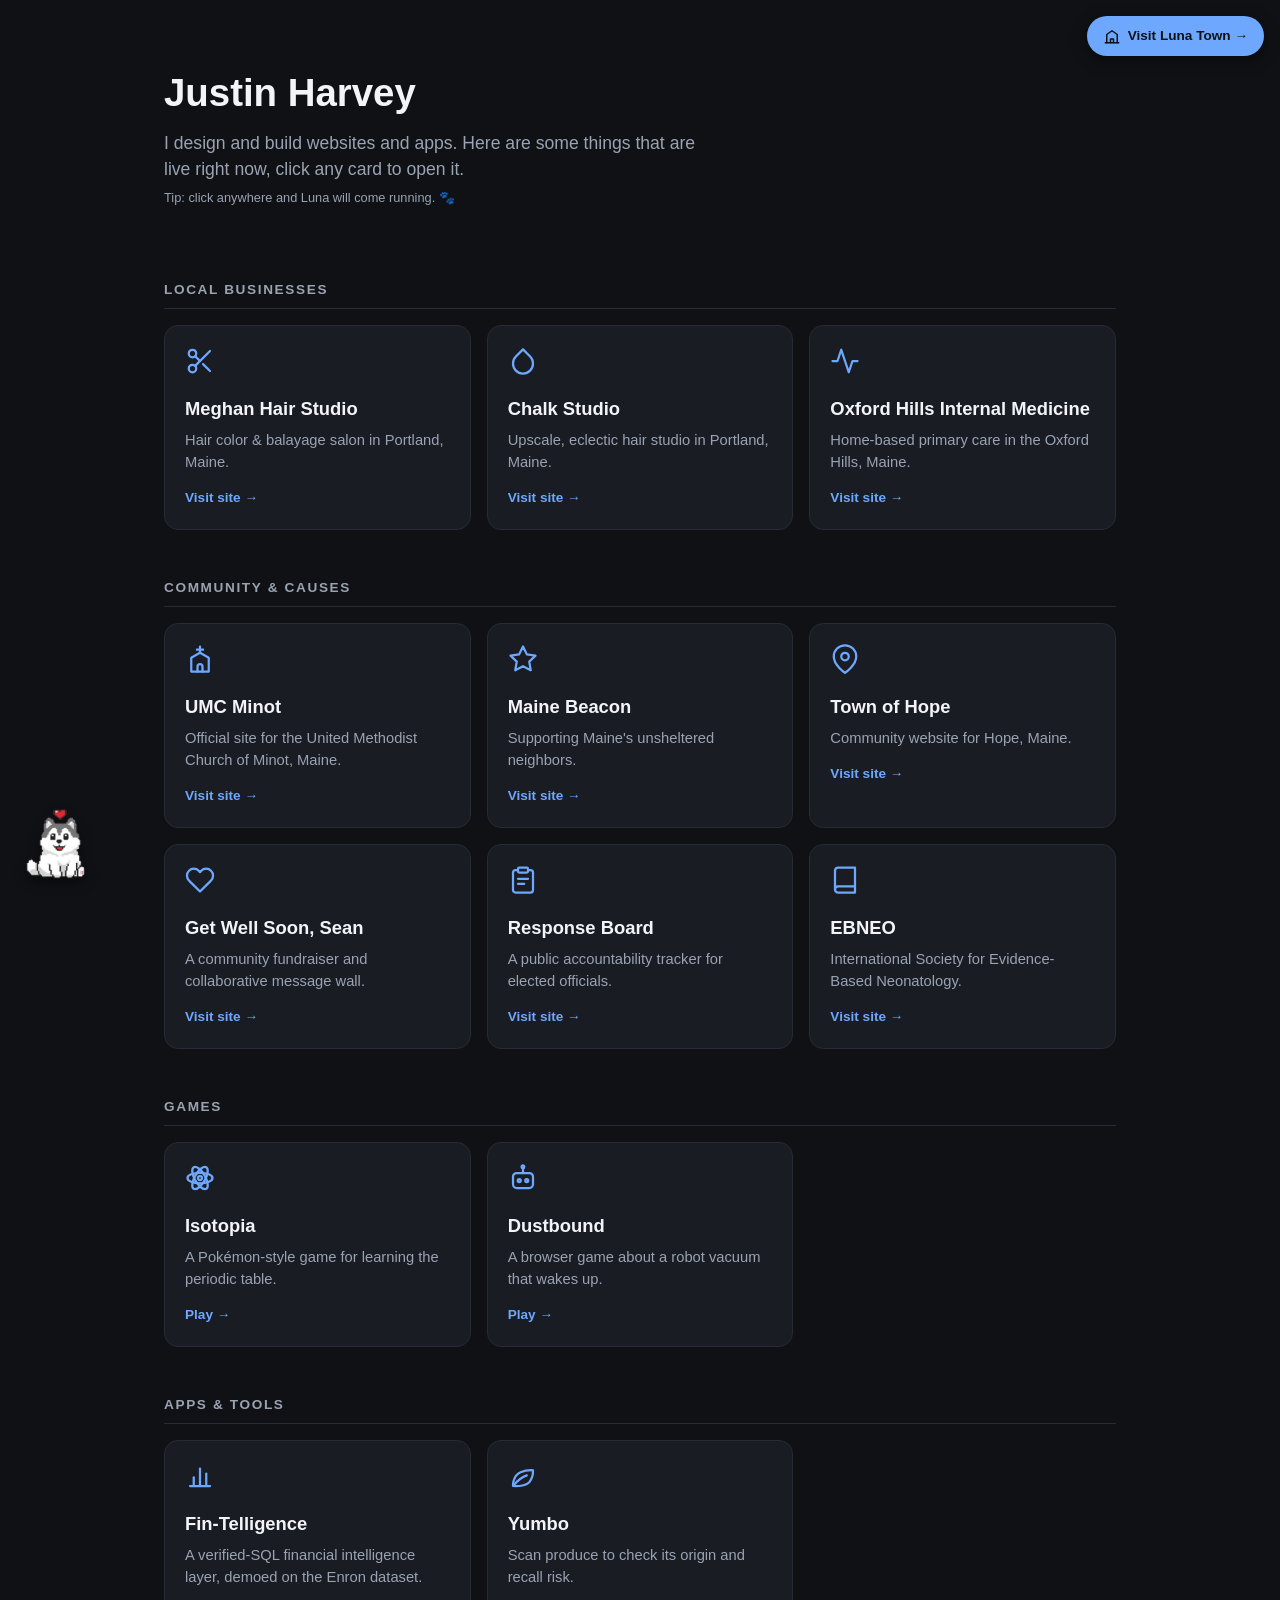
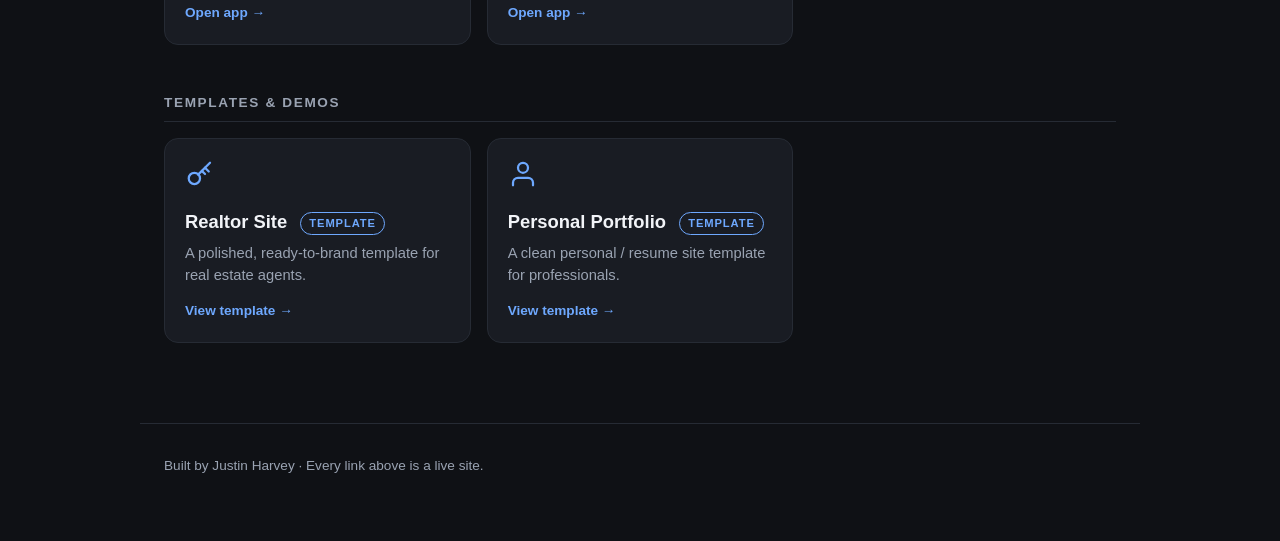
<file: index.html>
<!DOCTYPE html>
<html lang="en">
<head>
<meta charset="UTF-8" />
<meta name="viewport" content="width=device-width, initial-scale=1.0" />
<title>Justin Harvey, Web Work</title>
<meta name="description" content="A simple gallery of live websites and apps built by Justin Harvey." />
<link rel="icon" href="favicon.ico" sizes="any" />
<link rel="icon" type="image/png" href="favicon.png" />
<link rel="apple-touch-icon" href="apple-touch-icon.png" />
<style>
  :root {
    --bg: #0f1115;
    --card: #191c23;
    --card-hover: #21252e;
    --text: #f2f4f8;
    --muted: #9aa3b2;
    --accent: #6ea8fe;
    --border: #262b34;
  }
  * { box-sizing: border-box; }
  body {
    margin: 0;
    font-family: -apple-system, BlinkMacSystemFont, "Segoe UI", Roboto, Helvetica, Arial, sans-serif;
    background: var(--bg);
    color: var(--text);
    line-height: 1.5;
  }
  header {
    max-width: 1000px;
    margin: 0 auto;
    padding: 64px 24px 24px;
  }
  header h1 { font-size: 2.4rem; margin: 0 0 8px; }
  header p { color: var(--muted); font-size: 1.1rem; margin: 0; max-width: 560px; }
  main { max-width: 1000px; margin: 0 auto; padding: 0 24px 80px; }
  section { margin-top: 48px; }
  section h2 {
    font-size: 0.85rem;
    text-transform: uppercase;
    letter-spacing: 0.12em;
    color: var(--muted);
    margin: 0 0 16px;
    padding-bottom: 8px;
    border-bottom: 1px solid var(--border);
  }
  .grid {
    display: grid;
    grid-template-columns: repeat(auto-fill, minmax(260px, 1fr));
    gap: 16px;
  }
  a.card {
    display: block;
    background: var(--card);
    border: 1px solid var(--border);
    border-radius: 14px;
    padding: 20px;
    text-decoration: none;
    color: inherit;
    transition: transform 0.12s ease, background 0.12s ease, border-color 0.12s ease;
  }
  a.card:hover {
    background: var(--card-hover);
    border-color: var(--accent);
    transform: translateY(-3px);
  }
  .card .icon {
    width: 30px; height: 30px;
    color: var(--accent);
    stroke: currentColor; fill: none;
    stroke-width: 1.8; stroke-linecap: round; stroke-linejoin: round;
  }
  .card h3 { margin: 12px 0 6px; font-size: 1.15rem; }
  .card p { margin: 0 0 12px; color: var(--muted); font-size: 0.92rem; }
  .card .visit { color: var(--accent); font-size: 0.85rem; font-weight: 600; }
  .tag {
    display: inline-block; font-size: 0.7rem; font-weight: 700; letter-spacing: 0.08em;
    text-transform: uppercase; color: var(--accent);
    border: 1px solid var(--accent); border-radius: 999px;
    padding: 2px 8px; margin-left: 8px; vertical-align: middle;
  }
  footer {
    max-width: 1000px;
    margin: 0 auto;
    padding: 32px 24px 64px;
    color: var(--muted);
    font-size: 0.85rem;
    border-top: 1px solid var(--border);
  }
  .hint { font-size: 0.8rem; color: var(--muted); margin-top: 6px; }
  .town-link {
    position: fixed; top: 16px; right: 16px; z-index: 10000;
    display: inline-flex; align-items: center; gap: 7px;
    background: var(--accent); color: #0f1115;
    font-weight: 700; font-size: 0.85rem; text-decoration: none;
    padding: 10px 16px; border-radius: 999px;
    box-shadow: 0 4px 16px rgba(0,0,0,0.45);
    transition: transform 0.12s ease, filter 0.12s ease;
  }
  .town-link:hover { transform: translateY(-2px); filter: brightness(1.08); }
  .town-link svg { width: 18px; height: 18px; stroke: currentColor; fill: none; stroke-width: 2; stroke-linecap: round; stroke-linejoin: round; }
</style>
</head>
<body>
  <!-- icon library -->
  <svg width="0" height="0" style="position:absolute" aria-hidden="true">
    <symbol id="ic-scissors" viewBox="0 0 24 24"><circle cx="6" cy="6" r="3"/><circle cx="6" cy="18" r="3"/><line x1="20" y1="4" x2="8.12" y2="15.88"/><line x1="14.47" y1="14.48" x2="20" y2="20"/><line x1="8.12" y1="8.12" x2="12" y2="12"/></symbol>
    <symbol id="ic-droplet" viewBox="0 0 24 24"><path d="M12 2.7l5.7 5.7a8 8 0 1 1-11.4 0z"/></symbol>
    <symbol id="ic-activity" viewBox="0 0 24 24"><polyline points="22 12 18 12 15 21 9 3 6 12 2 12"/></symbol>
    <symbol id="ic-church" viewBox="0 0 24 24"><path d="M12 2v5"/><path d="M9.5 4.5h5"/><path d="M12 7 5 11v11h14V11z"/><path d="M10 22v-4a2 2 0 0 1 4 0v4"/></symbol>
    <symbol id="ic-star" viewBox="0 0 24 24"><polygon points="12 2 15.1 8.3 22 9.3 17 14.1 18.2 21 12 17.8 5.8 21 7 14.1 2 9.3 8.9 8.3 12 2"/></symbol>
    <symbol id="ic-pin" viewBox="0 0 24 24"><path d="M21 10c0 7-9 13-9 13s-9-6-9-13a9 9 0 0 1 18 0z"/><circle cx="12" cy="10" r="3"/></symbol>
    <symbol id="ic-heart" viewBox="0 0 24 24"><path d="M20.8 4.6a5.5 5.5 0 0 0-7.8 0L12 5.7l-1-1.1a5.5 5.5 0 0 0-7.8 7.8l1 1.1L12 21.2l7.8-7.7 1-1.1a5.5 5.5 0 0 0 0-7.8z"/></symbol>
    <symbol id="ic-clipboard" viewBox="0 0 24 24"><path d="M16 4h2a2 2 0 0 1 2 2v14a2 2 0 0 1-2 2H6a2 2 0 0 1-2-2V6a2 2 0 0 1 2-2h2"/><rect x="8" y="2" width="8" height="4" rx="1"/><line x1="8" y1="11" x2="16" y2="11"/><line x1="8" y1="15" x2="13" y2="15"/></symbol>
    <symbol id="ic-book" viewBox="0 0 24 24"><path d="M4 19.5A2.5 2.5 0 0 1 6.5 17H20"/><path d="M6.5 2H20v20H6.5A2.5 2.5 0 0 1 4 19.5v-15A2.5 2.5 0 0 1 6.5 2z"/></symbol>
    <symbol id="ic-atom" viewBox="0 0 24 24"><circle cx="12" cy="12" r="1.6"/><ellipse cx="12" cy="12" rx="10" ry="4.2"/><ellipse cx="12" cy="12" rx="10" ry="4.2" transform="rotate(60 12 12)"/><ellipse cx="12" cy="12" rx="10" ry="4.2" transform="rotate(120 12 12)"/></symbol>
    <symbol id="ic-robot" viewBox="0 0 24 24"><rect x="4" y="8" width="16" height="12" rx="3"/><circle cx="9" cy="14" r="1.2"/><circle cx="15" cy="14" r="1.2"/><path d="M12 8V4"/><circle cx="12" cy="3" r="1.1"/></symbol>
    <symbol id="ic-leaf" viewBox="0 0 24 24"><path d="M4 20s-.5-8 6-11c4-1.8 10-1.6 10-1.6s.2 5.8-3 9.6C13 21 4 20 4 20z"/><path d="M4.5 19.5C8 15 11 13 15 11.5"/></symbol>
    <symbol id="ic-key" viewBox="0 0 24 24"><circle cx="7.5" cy="15.5" r="4.5"/><path d="M10.5 12.5 20 3"/><path d="M16 7l3 3"/><path d="M13.5 9.5l2.5 2.5"/></symbol>
    <symbol id="ic-user" viewBox="0 0 24 24"><path d="M20 21v-2a4 4 0 0 0-4-4H8a4 4 0 0 0-4 4v2"/><circle cx="12" cy="7" r="4"/></symbol>
    <symbol id="ic-chart" viewBox="0 0 24 24"><line x1="4" y1="20" x2="20" y2="20"/><line x1="7" y1="20" x2="7" y2="13"/><line x1="12" y1="20" x2="12" y2="6"/><line x1="17" y1="20" x2="17" y2="10"/></symbol>
  </svg>

  <a class="town-link" href="luna-town/">
    <svg viewBox="0 0 24 24"><path d="M3 21h18"/><path d="M5 21V10l7-5 7 5v11"/><path d="M10 21v-5h4v5"/></svg>
    Visit Luna Town →
  </a>

  <header>
    <h1>Justin Harvey</h1>
    <p>I design and build websites and apps. Here are some things that are live right now, click any card to open it.</p>
    <p class="hint">Tip: click anywhere and Luna will come running. 🐾</p>
  </header>

  <main>
    <section>
      <h2>Local Businesses</h2>
      <div class="grid">
        <a class="card" href="https://meghanlaurahair.com/" target="_blank" rel="noopener">
          <svg class="icon"><use href="#ic-scissors"/></svg>
          <h3>Meghan Hair Studio</h3>
          <p>Hair color &amp; balayage salon in Portland, Maine.</p>
          <span class="visit">Visit site →</span>
        </a>
        <a class="card" href="https://chalk-studio.netlify.app/" target="_blank" rel="noopener">
          <svg class="icon"><use href="#ic-droplet"/></svg>
          <h3>Chalk Studio</h3>
          <p>Upscale, eclectic hair studio in Portland, Maine.</p>
          <span class="visit">Visit site →</span>
        </a>
        <a class="card" href="https://secondmountaininternalmedicine.com/" target="_blank" rel="noopener">
          <svg class="icon"><use href="#ic-activity"/></svg>
          <h3>Oxford Hills Internal Medicine</h3>
          <p>Home-based primary care in the Oxford Hills, Maine.</p>
          <span class="visit">Visit site →</span>
        </a>
      </div>
    </section>

    <section>
      <h2>Community &amp; Causes</h2>
      <div class="grid">
        <a class="card" href="https://umc-minot-maine.netlify.app" target="_blank" rel="noopener">
          <svg class="icon"><use href="#ic-church"/></svg>
          <h3>UMC Minot</h3>
          <p>Official site for the United Methodist Church of Minot, Maine.</p>
          <span class="visit">Visit site →</span>
        </a>
        <a class="card" href="https://maine-beacon.netlify.app/" target="_blank" rel="noopener">
          <svg class="icon"><use href="#ic-star"/></svg>
          <h3>Maine Beacon</h3>
          <p>Supporting Maine's unsheltered neighbors.</p>
          <span class="visit">Visit site →</span>
        </a>
        <a class="card" href="https://hope-maine.netlify.app" target="_blank" rel="noopener">
          <svg class="icon"><use href="#ic-pin"/></svg>
          <h3>Town of Hope</h3>
          <p>Community website for Hope, Maine.</p>
          <span class="visit">Visit site →</span>
        </a>
        <a class="card" href="https://getwellsean.netlify.app/" target="_blank" rel="noopener">
          <svg class="icon"><use href="#ic-heart"/></svg>
          <h3>Get Well Soon, Sean</h3>
          <p>A community fundraiser and collaborative message wall.</p>
          <span class="visit">Visit site →</span>
        </a>
        <a class="card" href="https://rot-watch.netlify.app/" target="_blank" rel="noopener">
          <svg class="icon"><use href="#ic-clipboard"/></svg>
          <h3>Response Board</h3>
          <p>A public accountability tracker for elected officials.</p>
          <span class="visit">Visit site →</span>
        </a>
        <a class="card" href="https://ebneo-poc.netlify.app/" target="_blank" rel="noopener">
          <svg class="icon"><use href="#ic-book"/></svg>
          <h3>EBNEO</h3>
          <p>International Society for Evidence-Based Neonatology.</p>
          <span class="visit">Visit site →</span>
        </a>
      </div>
    </section>

    <section>
      <h2>Games</h2>
      <div class="grid">
        <a class="card" href="https://is0topia.netlify.app/" target="_blank" rel="noopener">
          <svg class="icon"><use href="#ic-atom"/></svg>
          <h3>Isotopia</h3>
          <p>A Pokémon-style game for learning the periodic table.</p>
          <span class="visit">Play →</span>
        </a>
        <a class="card" href="https://dust-bound.netlify.app/" target="_blank" rel="noopener">
          <svg class="icon"><use href="#ic-robot"/></svg>
          <h3>Dustbound</h3>
          <p>A browser game about a robot vacuum that wakes up.</p>
          <span class="visit">Play →</span>
        </a>
      </div>
    </section>

    <section>
      <h2>Apps &amp; Tools</h2>
      <div class="grid">
        <a class="card" href="https://fin-telligence.netlify.app/enron" target="_blank" rel="noopener">
          <svg class="icon"><use href="#ic-chart"/></svg>
          <h3>Fin-Telligence</h3>
          <p>A verified-SQL financial intelligence layer, demoed on the Enron dataset.</p>
          <span class="visit">Open app →</span>
        </a>
        <a class="card" href="https://yumbo.netlify.app" target="_blank" rel="noopener">
          <svg class="icon"><use href="#ic-leaf"/></svg>
          <h3>Yumbo</h3>
          <p>Scan produce to check its origin and recall risk.</p>
          <span class="visit">Open app →</span>
        </a>
      </div>
    </section>

    <section>
      <h2>Templates &amp; Demos</h2>
      <div class="grid">
        <a class="card" href="https://amy-balko-realty.netlify.app/" target="_blank" rel="noopener">
          <svg class="icon"><use href="#ic-key"/></svg>
          <h3>Realtor Site <span class="tag">Template</span></h3>
          <p>A polished, ready-to-brand template for real estate agents.</p>
          <span class="visit">View template →</span>
        </a>
        <a class="card" href="https://about-justin.netlify.app/" target="_blank" rel="noopener">
          <svg class="icon"><use href="#ic-user"/></svg>
          <h3>Personal Portfolio <span class="tag">Template</span></h3>
          <p>A clean personal / resume site template for professionals.</p>
          <span class="visit">View template →</span>
        </a>
      </div>
    </section>
  </main>

  <footer>
    Built by Justin Harvey · Every link above is a live site.
  </footer>

  <script src="luna.js"></script>
</body>
</html>
</file>
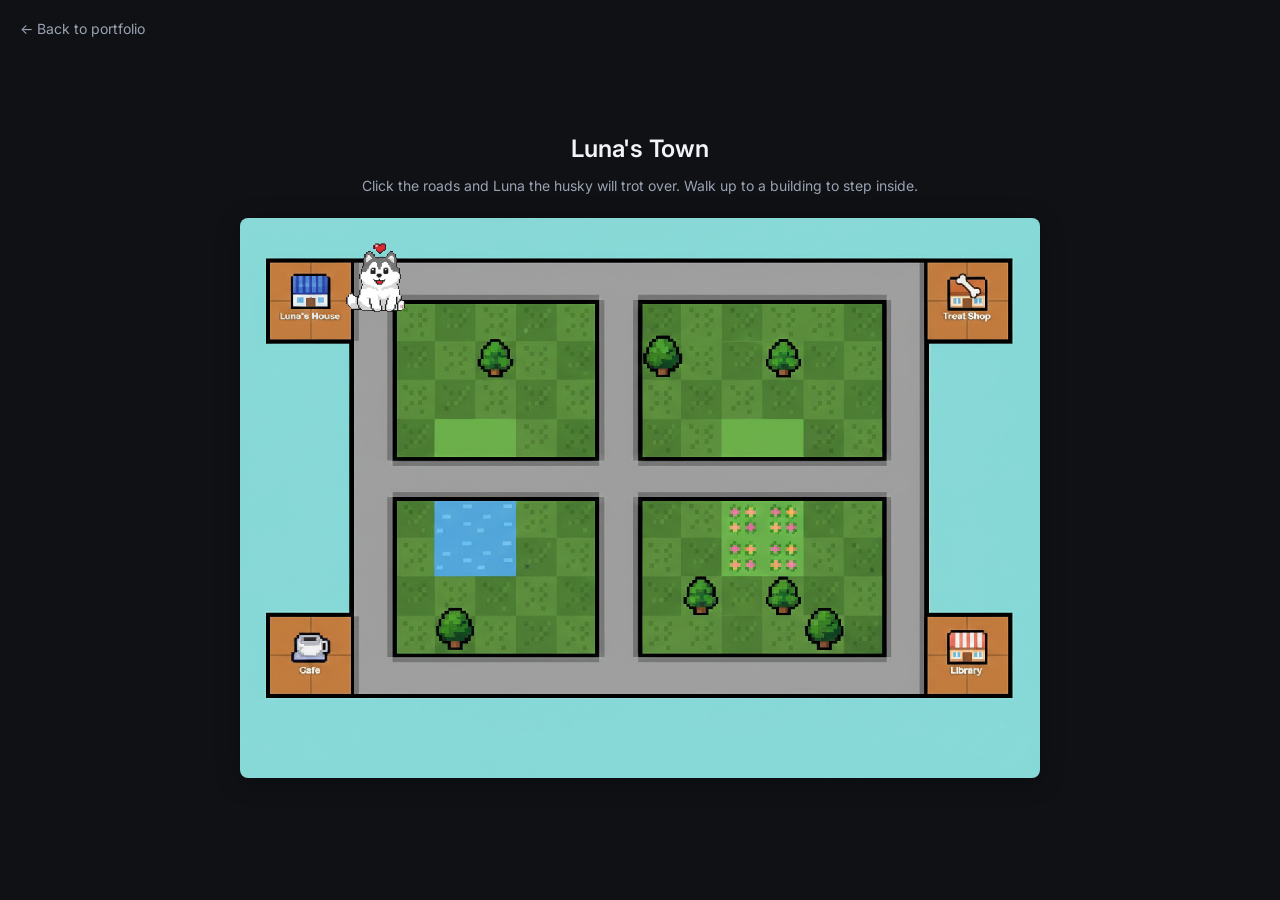
<file: luna-town/index.html>
<!DOCTYPE html>
<html lang="en">
<head>
<meta charset="UTF-8" />
<meta name="viewport" content="width=device-width, initial-scale=1.0" />
<title>Luna's Town</title>
<meta name="description" content="A little walkable town starring Luna the husky. Click the roads and she'll trot over." />
<link rel="icon" href="../favicon.ico" sizes="any" />
<link rel="icon" type="image/png" href="../favicon.png" />
<link rel="preconnect" href="https://fonts.googleapis.com" />
<link href="https://fonts.googleapis.com/css2?family=Inter:wght@400;500;600&display=swap" rel="stylesheet" />
<style>
  :root {
    --font: 'Inter', -apple-system, BlinkMacSystemFont, 'Segoe UI', Roboto, Helvetica, Arial, sans-serif;
    --bg: #0f1115;
    --text: #f2f4f8;
    --text-muted: #9aa3b2;
    --accent: #6ea8fe;
  }
  * { box-sizing: border-box; }
  body {
    margin: 0; min-height: 100vh;
    font-family: var(--font);
    background: var(--bg); color: var(--text);
    display: flex; align-items: center; justify-content: center;
  }
  .back-link {
    position: fixed; top: 20px; left: 20px;
    color: var(--text-muted); text-decoration: none; font-size: .875rem;
    z-index: 100; transition: color .2s;
  }
  .back-link:hover { color: var(--text); }
  .page { text-align: center; padding: 40px 20px; }
  .title { font-size: 1.5rem; font-weight: 600; margin-bottom: 8px; letter-spacing: -.01em; }
  .instructions { font-size: .875rem; color: var(--text-muted); margin-bottom: 24px; }

  #town-wrapper {
    display: inline-block; border-radius: 8px; overflow: hidden;
    box-shadow: 0 4px 24px #0000004d;
  }
  #town-container {
    position: relative; display: inline-block;
    background: url(luna-town-square.png) no-repeat center center;
    background-size: 100% 100%;
    image-rendering: pixelated; image-rendering: crisp-edges;
  }
  #town-grid { display: grid; gap: 0; position: relative; z-index: 1; }

  .tile { width: 40px; height: 40px; position: relative; background: transparent; }
  .tile-grass, .tile-building, .tile-tree, .tile-park, .tile-water, .tile-flower { background: transparent; }
  .tile-road { background: transparent; transition: background .15s; }
  .tile-road:hover { background: #ffffff26; }
  .building-overlay { display: none; }

  .luna-bubble {
    position: absolute; background: #fff; color: #333; font-size: 12px;
    font-family: var(--font); padding: 6px 10px; border-radius: 8px;
    transform: translate(-50%, -100%); white-space: nowrap; z-index: 20;
    box-shadow: 0 2px 8px #0003; pointer-events: none;
  }
  .luna-bubble:after {
    content: ""; position: absolute; bottom: -6px; left: 50%;
    transform: translate(-50%); width: 0; height: 0;
    border-left: 6px solid transparent; border-right: 6px solid transparent;
    border-top: 6px solid #fff;
  }
  .enter-modal {
    position: fixed; inset: 0; background: #0000008c;
    display: flex; align-items: center; justify-content: center; z-index: 200;
  }
  .enter-modal-card {
    background: #2a1a0e; border: 3px solid #c47b3b; border-radius: 12px;
    padding: 28px 32px 24px; text-align: center; min-width: 240px;
    box-shadow: 0 8px 32px #00000080;
  }
  .enter-modal-icon { font-size: 40px; line-height: 1; margin-bottom: 8px; }
  .enter-modal-name { font-size: 1.1rem; font-weight: 600; color: #f0e0c8; margin-bottom: 6px; }
  .enter-modal-msg  { font-size: .8rem; color: #b0a090; margin-bottom: 20px; font-style: italic; }
  .enter-modal-buttons { display: flex; gap: 12px; justify-content: center; }
  .enter-modal-btn {
    padding: 8px 22px; border: 2px solid #c47b3b; border-radius: 6px;
    font-family: var(--font); font-size: .85rem; font-weight: 600;
    cursor: pointer; transition: background .15s, transform .1s;
  }
  .enter-modal-btn:active { transform: scale(.96); }
  .enter-modal-btn.enter-btn { background: #c47b3b; color: #fff; }
  .enter-modal-btn.enter-btn:hover { background: #d48b4b; }
  .enter-modal-btn.close-btn { background: transparent; color: #c47b3b; }
  .enter-modal-btn.close-btn:hover { background: #c47b3b26; }

  @media (max-width: 900px) { #town-wrapper { transform: scale(.85); transform-origin: top center; } }
  @media (max-width: 720px) { #town-wrapper { transform: scale(.65); transform-origin: top center; } }
  @media (max-width: 560px) { #town-wrapper { transform: scale(.5);  transform-origin: top center; } }
</style>
</head>
<body>
  <a href="../" class="back-link">&larr; Back to portfolio</a>
  <div class="page">
    <h1 class="title">Luna's Town</h1>
    <p class="instructions">Click the roads and Luna the husky will trot over. Walk up to a building to step inside.</p>
    <div id="town-wrapper">
      <div id="town-container">
        <div id="town-grid"></div>
      </div>
    </div>
  </div>
  <script src="town.js"></script>
</body>
</html>
</file>
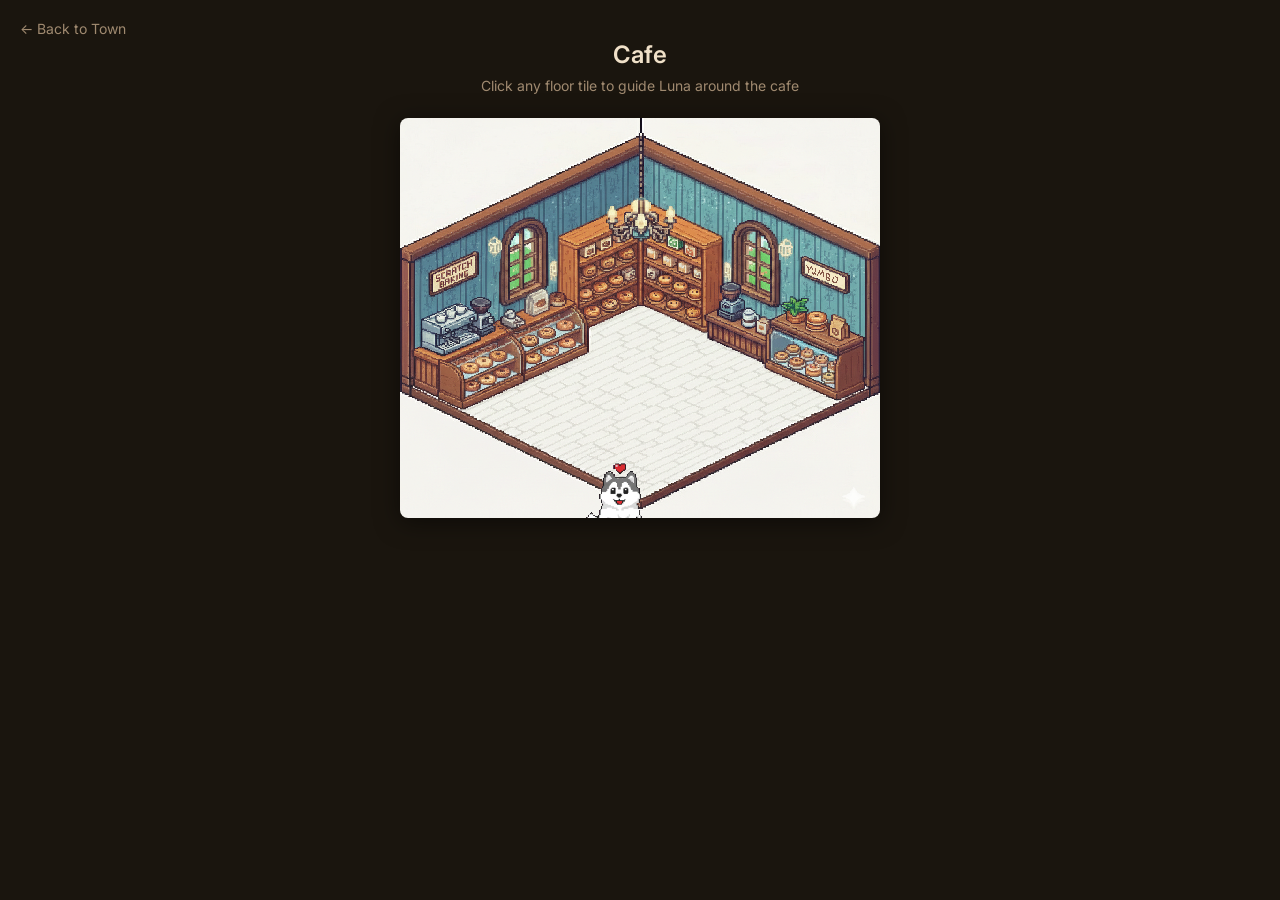
<file: luna-town/cafe.html>
<!DOCTYPE html>
<html lang="en">
<head>
    <meta charset="UTF-8">
    <meta name="viewport" content="width=device-width, initial-scale=1.0">
    <title>Cafe</title>

    <link href="https://fonts.googleapis.com/css2?family=Inter:wght@400;500;600&display=swap" rel="stylesheet">
  <script type="module" crossorigin src="./assets/cafe-de8u9ns7.js"></script>
  <link rel="modulepreload" crossorigin href="./assets/modulepreload-polyfill-b5qt9emx.js">
  <link rel="modulepreload" crossorigin href="./assets/analytics-dt5n6tvd.js">
  <link rel="stylesheet" crossorigin href="./assets/cafe-bdkhuqc0.css">
</head>
<body>
    <a href="index.html" class="back-link">&larr; Back to Town</a>
    <div class="page">
        <h1 class="title">Cafe</h1>
        <p class="instructions">Click any floor tile to guide Luna around the cafe</p>
        <div id="cafe-wrapper">
            <div id="cafe-container">
                <div id="cafe-grid"></div>
            </div>
        </div>
    </div>

</body>
</html>
</file>
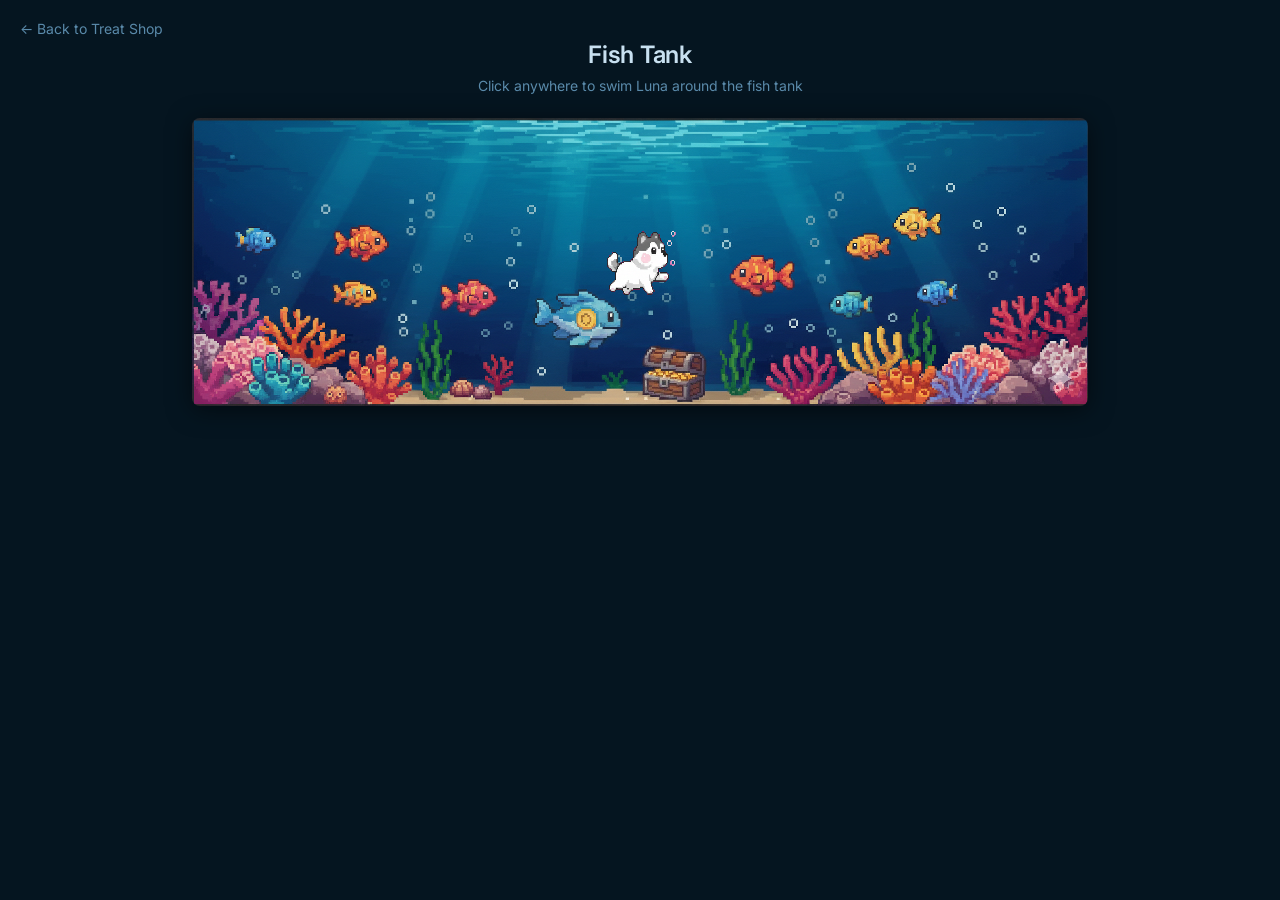
<file: luna-town/fishtank.html>
<!DOCTYPE html>
<html lang="en">
<head>
    <meta charset="UTF-8">
    <meta name="viewport" content="width=device-width, initial-scale=1.0">
    <title>Fish Tank</title>

    <link href="https://fonts.googleapis.com/css2?family=Inter:wght@400;500;600&display=swap" rel="stylesheet">
  <script type="module" crossorigin src="./assets/fishtank-s7t_q9hm.js"></script>
  <link rel="modulepreload" crossorigin href="./assets/modulepreload-polyfill-b5qt9emx.js">
  <link rel="modulepreload" crossorigin href="./assets/analytics-dt5n6tvd.js">
  <link rel="stylesheet" crossorigin href="./assets/fishtank-kxyfwgoe.css">
</head>
<body>
    <a href="treats.html" class="back-link">&larr; Back to Treat Shop</a>
    <div class="page">
        <h1 class="title">Fish Tank</h1>
        <p class="instructions">Click anywhere to swim Luna around the fish tank</p>
        <div id="fishtank-wrapper">
            <div id="fishtank-container"></div>
        </div>
    </div>

</body>
</html>
</file>
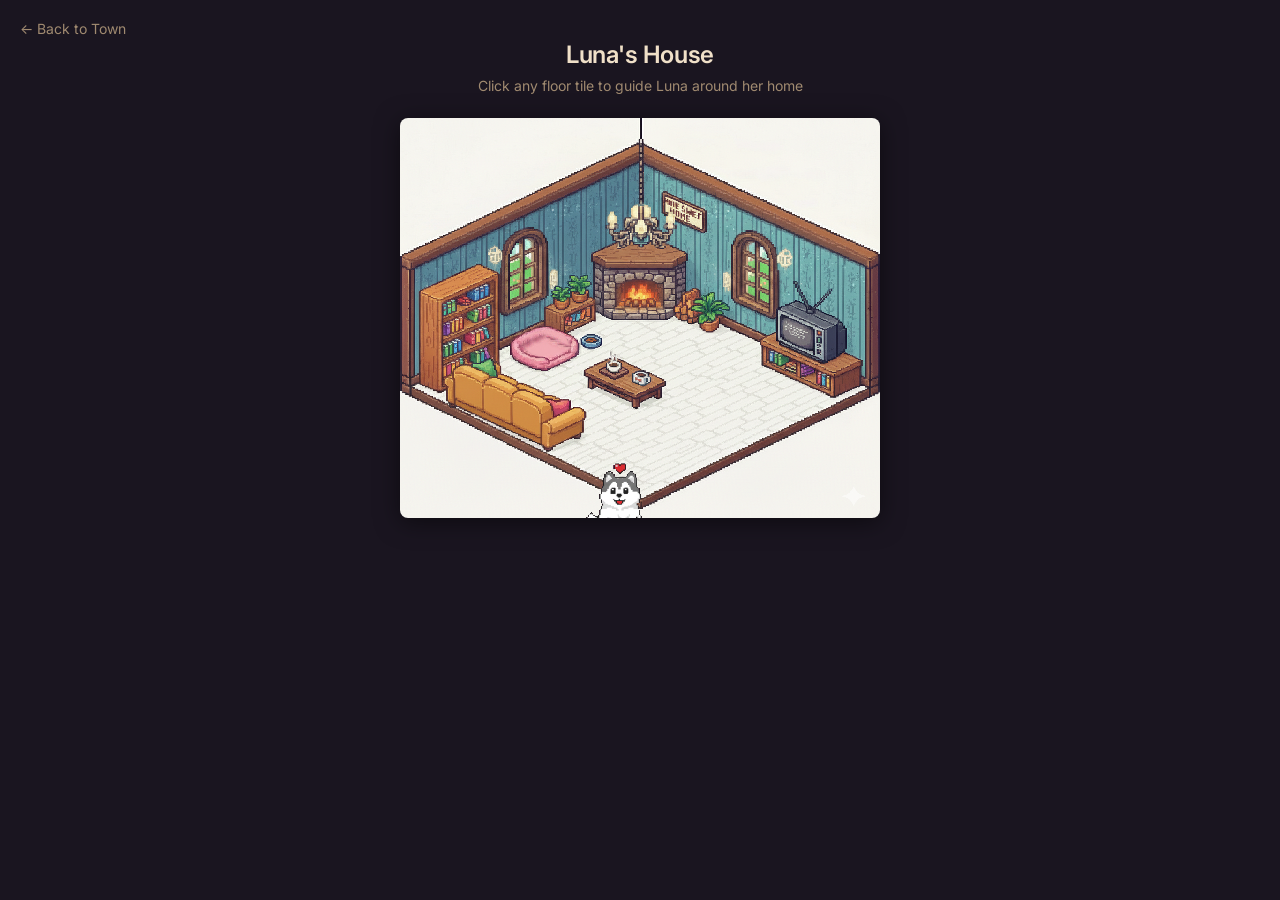
<file: luna-town/home.html>
<!DOCTYPE html>
<html lang="en">
<head>
    <meta charset="UTF-8">
    <meta name="viewport" content="width=device-width, initial-scale=1.0">
    <title>Luna's House</title>

    <link href="https://fonts.googleapis.com/css2?family=Inter:wght@400;500;600&display=swap" rel="stylesheet">
  <script type="module" crossorigin src="./assets/home-oqvho8jb.js"></script>
  <link rel="modulepreload" crossorigin href="./assets/modulepreload-polyfill-b5qt9emx.js">
  <link rel="modulepreload" crossorigin href="./assets/analytics-dt5n6tvd.js">
  <link rel="stylesheet" crossorigin href="./assets/home-liczwshp.css">
</head>
<body>
    <a href="index.html" class="back-link">&larr; Back to Town</a>
    <div class="page">
        <h1 class="title">Luna's House</h1>
        <p class="instructions">Click any floor tile to guide Luna around her home</p>
        <div id="home-wrapper">
            <div id="home-container">
                <div id="home-grid"></div>
            </div>
        </div>
    </div>

</body>
</html>
</file>
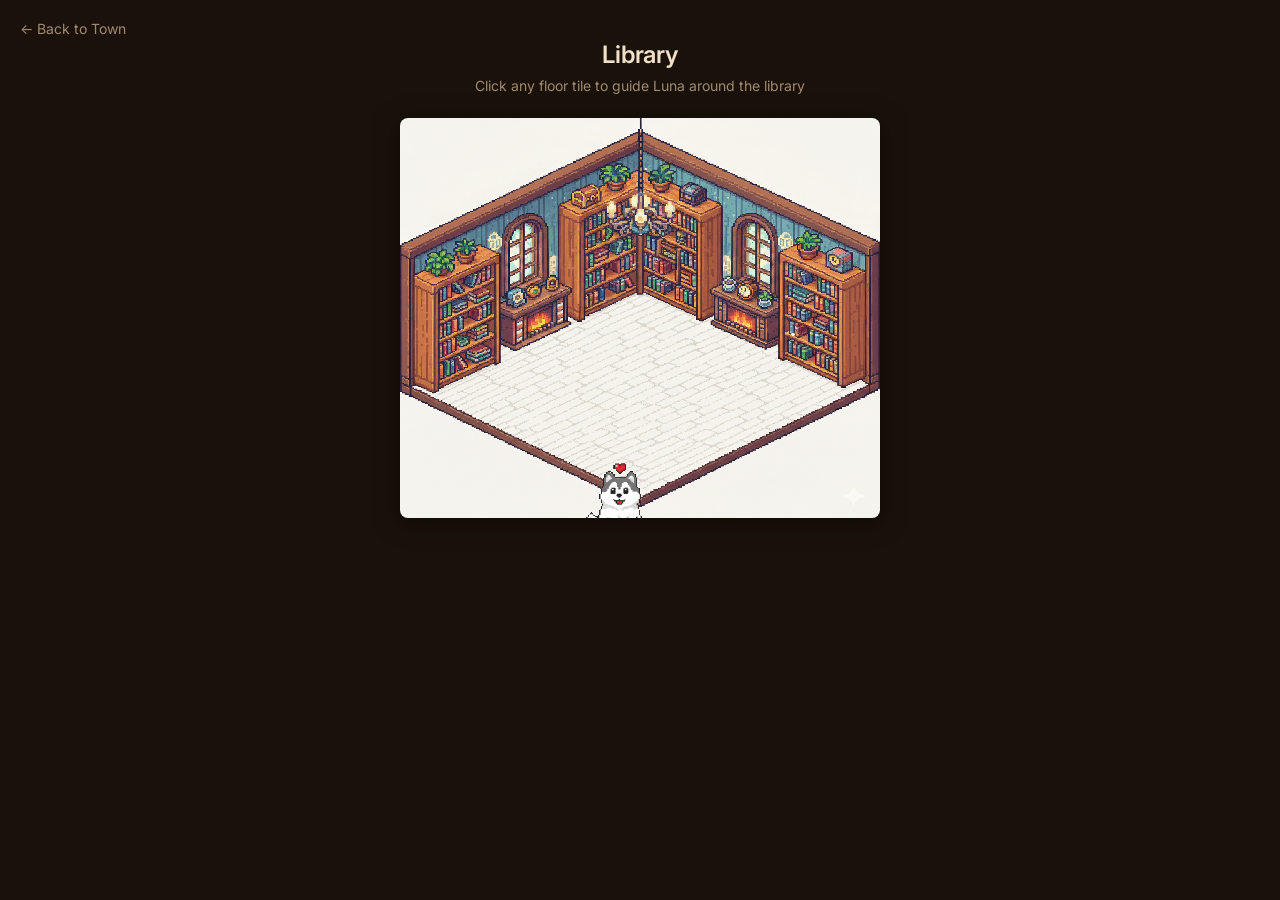
<file: luna-town/library.html>
<!DOCTYPE html>
<html lang="en">
<head>
    <meta charset="UTF-8">
    <meta name="viewport" content="width=device-width, initial-scale=1.0">
    <title>Library</title>

    <link href="https://fonts.googleapis.com/css2?family=Inter:wght@400;500;600&display=swap" rel="stylesheet">
  <script type="module" crossorigin src="./assets/library-dnhsjnsa.js"></script>
  <link rel="modulepreload" crossorigin href="./assets/modulepreload-polyfill-b5qt9emx.js">
  <link rel="modulepreload" crossorigin href="./assets/analytics-dt5n6tvd.js">
  <link rel="stylesheet" crossorigin href="./assets/library-dorc7kqt.css">
</head>
<body>
    <a href="index.html" class="back-link">&larr; Back to Town</a>
    <div class="page">
        <h1 class="title">Library</h1>
        <p class="instructions">Click any floor tile to guide Luna around the library</p>
        <div id="library-wrapper">
            <div id="library-container">
                <div id="library-grid"></div>
            </div>
        </div>
    </div>

</body>
</html>
</file>
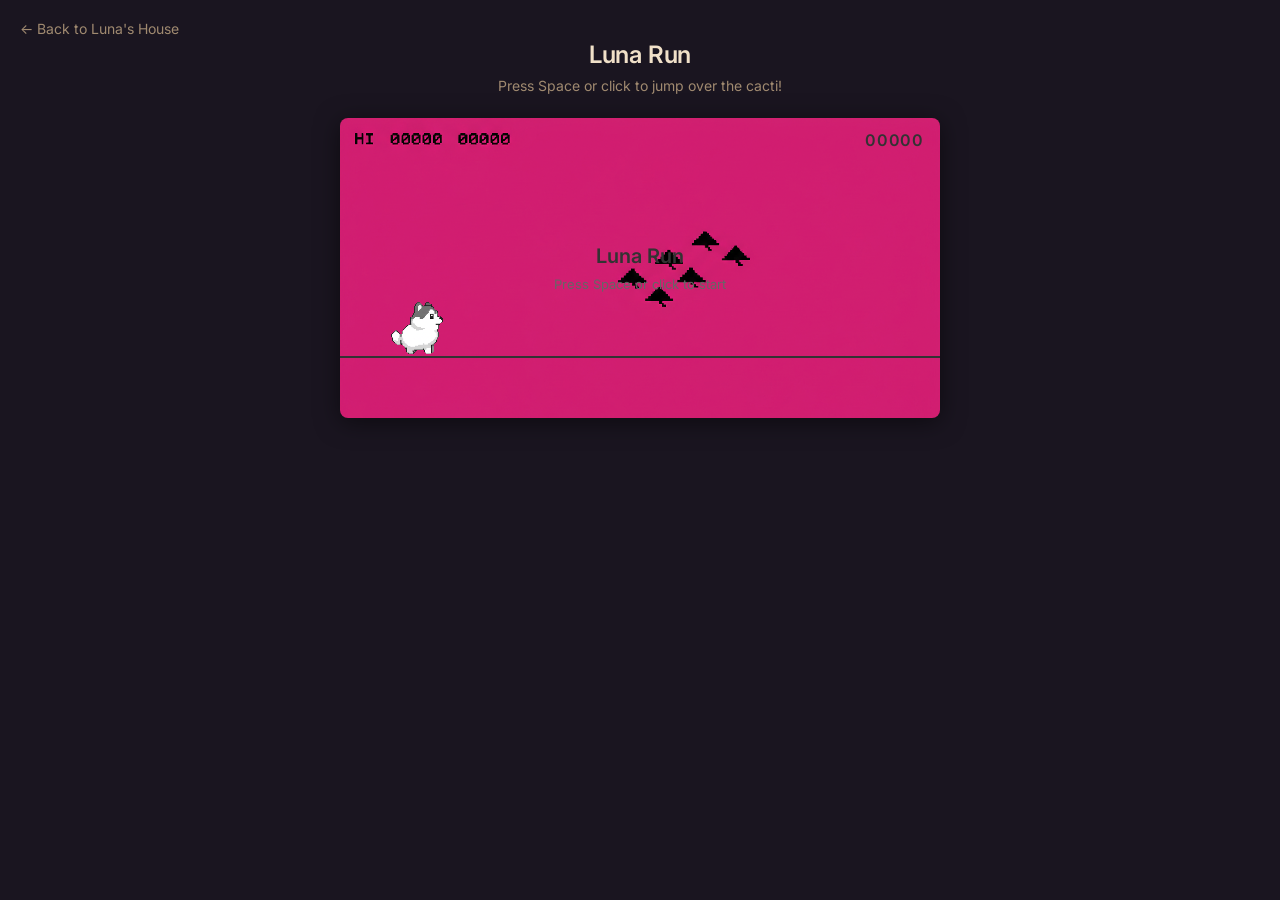
<file: luna-town/lunarun.html>
<!DOCTYPE html>
<html lang="en">
<head>
    <meta charset="UTF-8">
    <meta name="viewport" content="width=device-width, initial-scale=1.0">
    <title>Luna Run</title>

    <link href="https://fonts.googleapis.com/css2?family=Inter:wght@400;500;600&display=swap" rel="stylesheet">
  <script type="module" crossorigin src="./assets/lunarun-css60hih.js"></script>
  <link rel="modulepreload" crossorigin href="./assets/modulepreload-polyfill-b5qt9emx.js">
  <link rel="modulepreload" crossorigin href="./assets/analytics-dt5n6tvd.js">
  <link rel="stylesheet" crossorigin href="./assets/lunarun-cjssuks6.css">
</head>
<body>
    <a href="home.html" class="back-link">&larr; Back to Luna's House</a>
    <div class="page">
        <h1 class="title">Luna Run</h1>
        <p class="instructions">Press Space or click to jump over the cacti!</p>
        <div id="game-wrapper">
            <div id="game-container"></div>
        </div>
    </div>

</body>
</html>
</file>
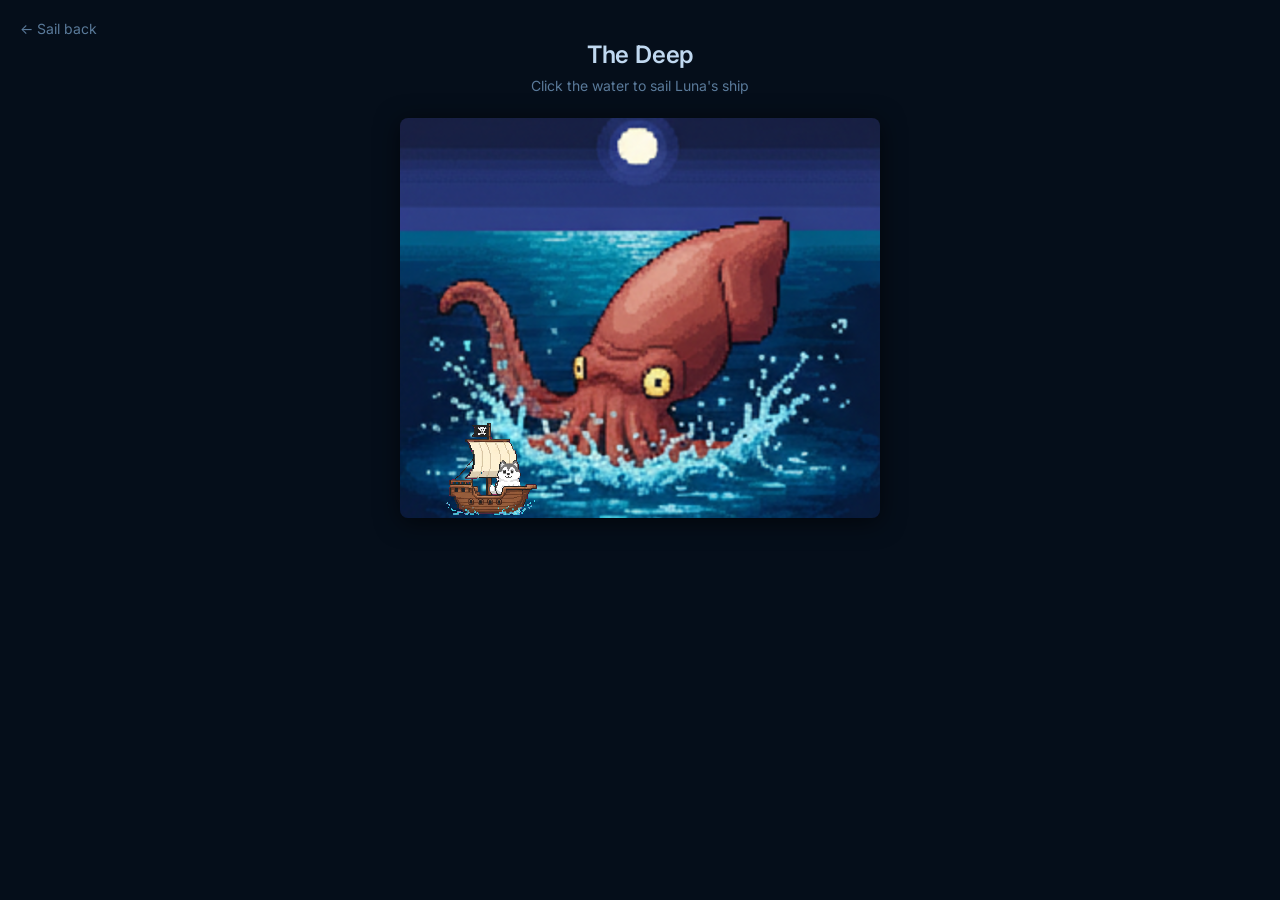
<file: luna-town/squid.html>
<!DOCTYPE html>
<html lang="en">
<head>
    <meta charset="UTF-8">
    <meta name="viewport" content="width=device-width, initial-scale=1.0">
    <title>The Deep</title>

    <link href="https://fonts.googleapis.com/css2?family=Inter:wght@400;500;600&display=swap" rel="stylesheet">
  <script type="module" crossorigin src="./assets/squid-drqcycd6.js"></script>
  <link rel="modulepreload" crossorigin href="./assets/modulepreload-polyfill-b5qt9emx.js">
  <link rel="modulepreload" crossorigin href="./assets/analytics-dt5n6tvd.js">
  <link rel="stylesheet" crossorigin href="./assets/squid-ckzivmsl.css">
</head>
<body>
    <a href="treasure.html" class="back-link">&larr; Sail back</a>
    <div class="page">
        <h1 class="title">The Deep</h1>
        <p class="instructions">Click the water to sail Luna's ship</p>
        <div id="squid-wrapper">
            <div id="squid-container">
                <div id="squid-anim"></div>
            </div>
        </div>
    </div>

</body>
</html>
</file>
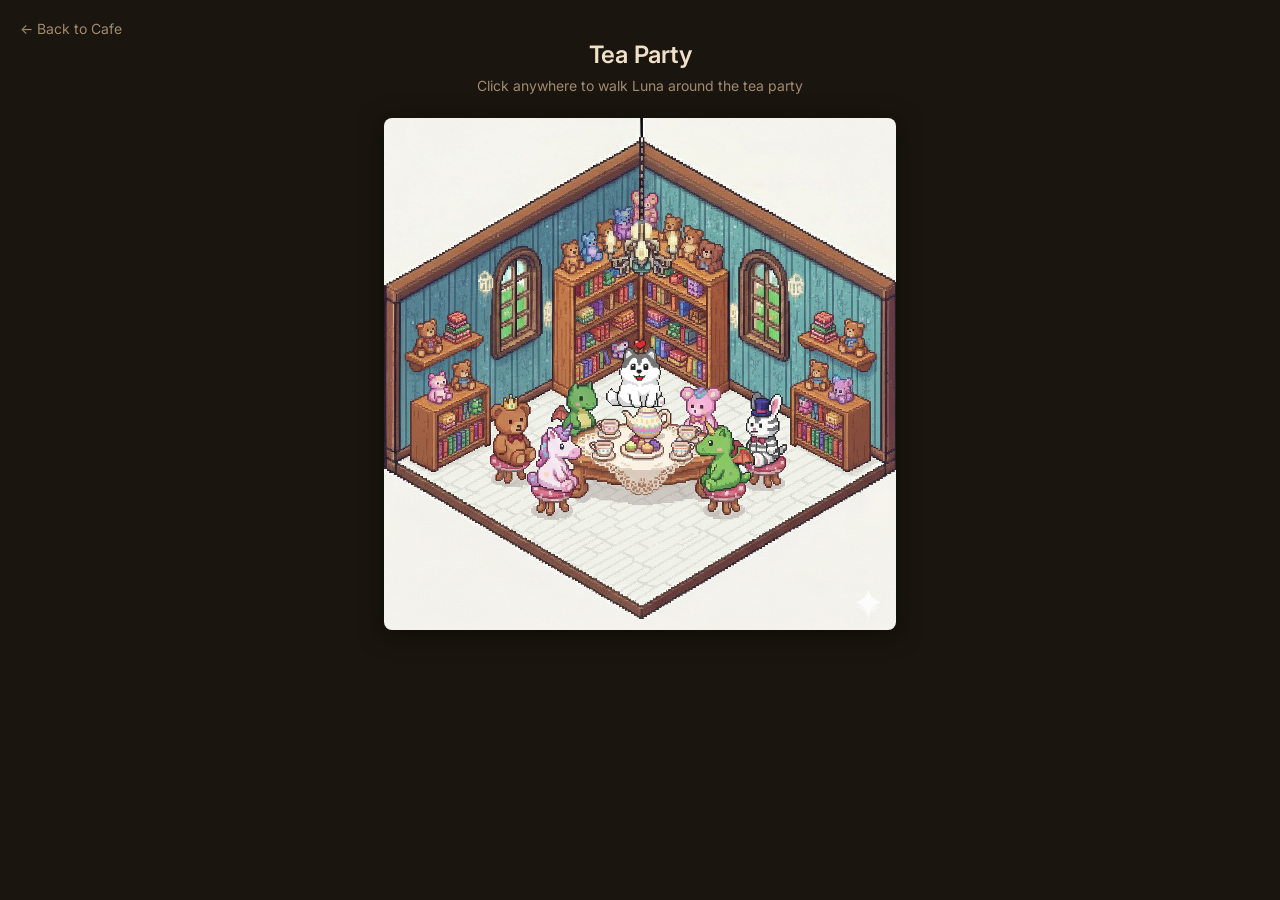
<file: luna-town/teaparty.html>
<!DOCTYPE html>
<html lang="en">
<head>
    <meta charset="UTF-8">
    <meta name="viewport" content="width=device-width, initial-scale=1.0">
    <title>Tea Party</title>

    <link href="https://fonts.googleapis.com/css2?family=Inter:wght@400;500;600&display=swap" rel="stylesheet">
  <script type="module" crossorigin src="./assets/teaparty-b5chgobd.js"></script>
  <link rel="modulepreload" crossorigin href="./assets/modulepreload-polyfill-b5qt9emx.js">
  <link rel="modulepreload" crossorigin href="./assets/analytics-dt5n6tvd.js">
  <link rel="stylesheet" crossorigin href="./assets/teaparty-bi2itcwv.css">
</head>
<body>
    <a href="cafe.html" class="back-link">&larr; Back to Cafe</a>
    <div class="page">
        <h1 class="title">Tea Party</h1>
        <p class="instructions">Click anywhere to walk Luna around the tea party</p>
        <div id="teaparty-wrapper">
            <div id="teaparty-container"></div>
        </div>
    </div>

</body>
</html>
</file>
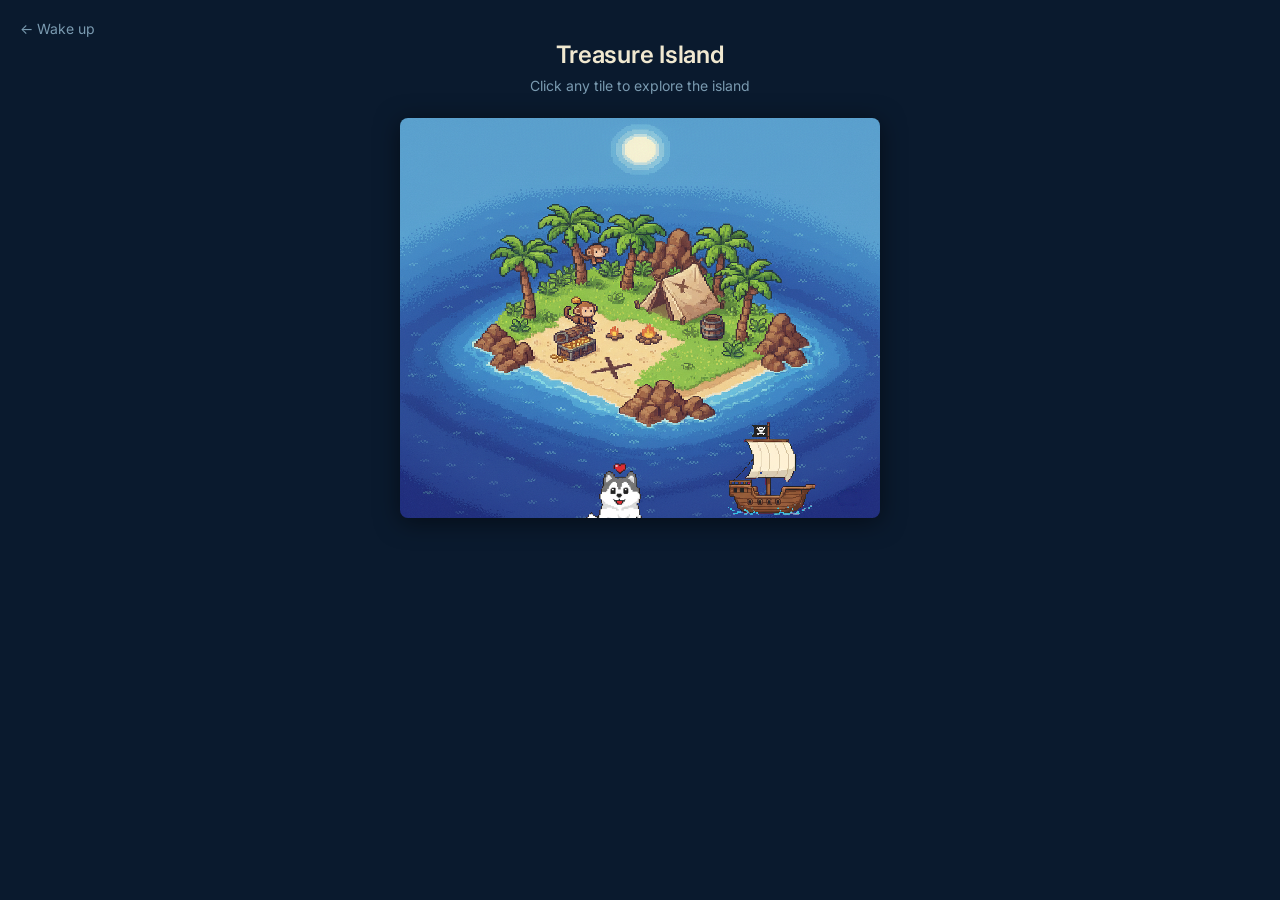
<file: luna-town/treasure.html>
<!DOCTYPE html>
<html lang="en">
<head>
    <meta charset="UTF-8">
    <meta name="viewport" content="width=device-width, initial-scale=1.0">
    <title>Treasure Island</title>

    <link href="https://fonts.googleapis.com/css2?family=Inter:wght@400;500;600&display=swap" rel="stylesheet">
  <script type="module" crossorigin src="./assets/treasure-d-8hqfqp.js"></script>
  <link rel="modulepreload" crossorigin href="./assets/modulepreload-polyfill-b5qt9emx.js">
  <link rel="modulepreload" crossorigin href="./assets/analytics-dt5n6tvd.js">
  <link rel="stylesheet" crossorigin href="./assets/treasure-cj41occg.css">
</head>
<body>
    <a href="library.html" class="back-link">&larr; Wake up</a>
    <div class="page">
        <h1 class="title">Treasure Island</h1>
        <p class="instructions">Click any tile to explore the island</p>
        <div id="treasure-wrapper">
            <div id="treasure-container">
                <div id="treasure-grid"></div>
            </div>
        </div>
    </div>

</body>
</html>
</file>
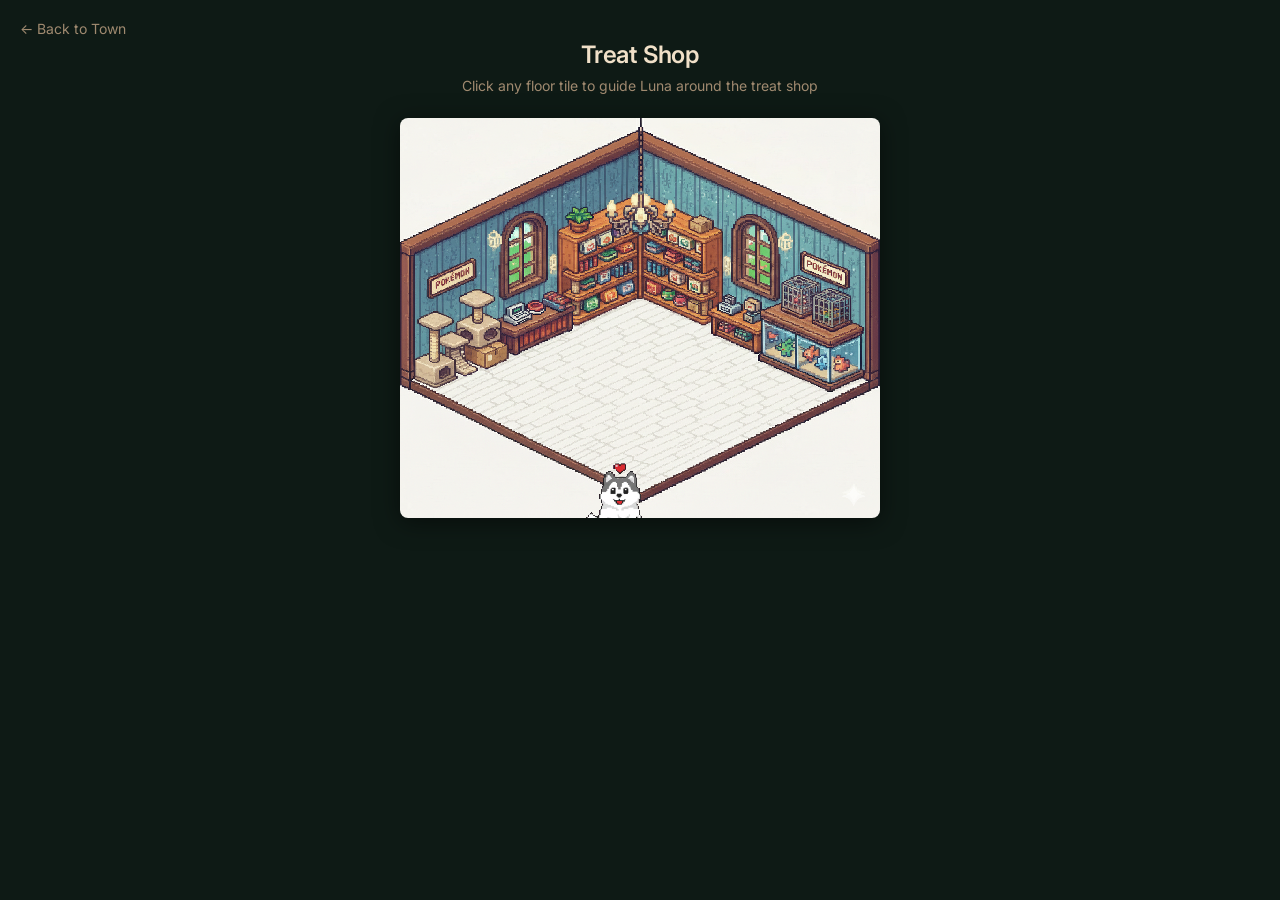
<file: luna-town/treats.html>
<!DOCTYPE html>
<html lang="en">
<head>
    <meta charset="UTF-8">
    <meta name="viewport" content="width=device-width, initial-scale=1.0">
    <title>Treat Shop</title>

    <link href="https://fonts.googleapis.com/css2?family=Inter:wght@400;500;600&display=swap" rel="stylesheet">
  <script type="module" crossorigin src="./assets/treats-bimq8esl.js"></script>
  <link rel="modulepreload" crossorigin href="./assets/modulepreload-polyfill-b5qt9emx.js">
  <link rel="modulepreload" crossorigin href="./assets/analytics-dt5n6tvd.js">
  <link rel="stylesheet" crossorigin href="./assets/treats-bupokbrm.css">
</head>
<body>
    <a href="index.html" class="back-link">&larr; Back to Town</a>
    <div class="page">
        <h1 class="title">Treat Shop</h1>
        <p class="instructions">Click any floor tile to guide Luna around the treat shop</p>
        <div id="treats-wrapper">
            <div id="treats-container">
                <div id="treats-grid"></div>
            </div>
        </div>
    </div>

</body>
</html>
</file>
<file: luna-town/assets/cafe-bdkhuqc0.css>
*{margin:0;padding:0;box-sizing:border-box}:root{--bg: #1a150e;--text: #f0e0c8;--text-muted: #a08a70;--font: "Inter", -apple-system, BlinkMacSystemFont, "Segoe UI", sans-serif}body{background:var(--bg);font-family:var(--font);color:var(--text);min-height:100vh;display:flex;flex-direction:column;align-items:center;-webkit-font-smoothing:antialiased;-moz-osx-font-smoothing:grayscale}.back-link{position:fixed;top:20px;left:20px;color:var(--text-muted);text-decoration:none;font-size:.875rem;z-index:100;transition:color .2s}.back-link:hover{color:var(--text)}.page{text-align:center;padding:40px 20px}.title{font-size:1.5rem;font-weight:600;margin-bottom:8px;letter-spacing:-.01em}.instructions{font-size:.875rem;color:var(--text-muted);margin-bottom:24px}#cafe-wrapper{display:inline-block;border-radius:8px;overflow:hidden;box-shadow:0 4px 24px #00000080}#cafe-container{position:relative;display:inline-block;background:url(../cafe-interior.png) no-repeat center center;background-size:100% 100%;image-rendering:pixelated;image-rendering:crisp-edges}#cafe-grid{display:grid;gap:0;position:relative;z-index:1}.tile{width:40px;height:40px;position:relative;background:transparent}.tile-wall,.tile-counter,.tile-display,.tile-table,.tile-shelf{background:transparent}.tile-floor,.tile-rug,.tile-door{background:transparent;transition:background .15s}.tile-floor:hover,.tile-rug:hover,.tile-door:hover{background:#ffffff26;cursor:pointer}.teaparty-hotspot{position:absolute;top:40px;left:80px;width:80px;height:80px;cursor:pointer;z-index:5;background:transparent;border:none}.luna-bubble{position:absolute;background:#fff;color:#333;font-size:12px;font-family:var(--font);padding:6px 10px;border-radius:8px;transform:translate(-50%,-100%);white-space:nowrap;z-index:20;box-shadow:0 2px 8px #0003;pointer-events:none;animation:bubble-in .2s ease-out}.luna-bubble:after{content:"";position:absolute;bottom:-6px;left:50%;transform:translate(-50%);width:0;height:0;border-left:6px solid transparent;border-right:6px solid transparent;border-top:6px solid #fff}@keyframes bubble-in{0%{opacity:0;transform:translate(-50%,-90%)}to{opacity:1;transform:translate(-50%,-100%)}}@media(max-width:560px){#cafe-wrapper{transform:scale(.85);transform-origin:top center}}@media(max-width:440px){#cafe-wrapper{transform:scale(.65);transform-origin:top center}.title{font-size:1.25rem}}@media(max-width:360px){#cafe-wrapper{transform:scale(.5);transform-origin:top center}}
</file>
<file: luna-town/assets/fishtank-kxyfwgoe.css>
*{margin:0;padding:0;box-sizing:border-box}:root{--bg: #051520;--text: #c8e0f0;--text-muted: #5a8aaa;--font: "Inter", -apple-system, BlinkMacSystemFont, "Segoe UI", sans-serif}body{background:var(--bg);font-family:var(--font);color:var(--text);min-height:100vh;display:flex;flex-direction:column;align-items:center;-webkit-font-smoothing:antialiased;-moz-osx-font-smoothing:grayscale}.back-link{position:fixed;top:20px;left:20px;color:var(--text-muted);text-decoration:none;font-size:.875rem;z-index:100;transition:color .2s}.back-link:hover{color:var(--text)}.page{text-align:center;padding:40px 20px}.title{font-size:1.5rem;font-weight:600;margin-bottom:8px;letter-spacing:-.01em}.instructions{font-size:.875rem;color:var(--text-muted);margin-bottom:24px}#fishtank-wrapper{display:inline-block;border-radius:8px;overflow:hidden;box-shadow:0 4px 24px #00000080}#fishtank-container{position:relative;width:896px;height:288px;background:url(../fish-tank.png) no-repeat center center;background-size:100% 100%;image-rendering:pixelated;image-rendering:crisp-edges;cursor:pointer;overflow:hidden}.swim-luna{position:absolute;width:72px;height:72px;image-rendering:pixelated;image-rendering:crisp-edges;pointer-events:none;z-index:10;transition:none}.swim-luna-flip{transform:scaleX(-1)}.luna-bubble{position:absolute;background:#fff;color:#333;font-size:12px;font-family:var(--font);padding:6px 10px;border-radius:8px;transform:translate(-50%,-100%);white-space:nowrap;z-index:20;box-shadow:0 2px 8px #0003;pointer-events:none;animation:bubble-in .2s ease-out}.luna-bubble:after{content:"";position:absolute;bottom:-6px;left:50%;transform:translate(-50%);width:0;height:0;border-left:6px solid transparent;border-right:6px solid transparent;border-top:6px solid #fff}@keyframes bubble-in{0%{opacity:0;transform:translate(-50%,-90%)}to{opacity:1;transform:translate(-50%,-100%)}}@media(max-width:560px){#fishtank-wrapper{transform:scale(.85);transform-origin:top center}}@media(max-width:440px){#fishtank-wrapper{transform:scale(.65);transform-origin:top center}.title{font-size:1.25rem}}@media(max-width:360px){#fishtank-wrapper{transform:scale(.5);transform-origin:top center}}
</file>
<file: luna-town/assets/home-liczwshp.css>
*{margin:0;padding:0;box-sizing:border-box}:root{--bg: #1a1520;--text: #f0e0c8;--text-muted: #a08a70;--font: "Inter", -apple-system, BlinkMacSystemFont, "Segoe UI", sans-serif}body{background:var(--bg);font-family:var(--font);color:var(--text);min-height:100vh;display:flex;flex-direction:column;align-items:center;-webkit-font-smoothing:antialiased;-moz-osx-font-smoothing:grayscale}.back-link{position:fixed;top:20px;left:20px;color:var(--text-muted);text-decoration:none;font-size:.875rem;z-index:100;transition:color .2s}.back-link:hover{color:var(--text)}.page{text-align:center;padding:40px 20px}.title{font-size:1.5rem;font-weight:600;margin-bottom:8px;letter-spacing:-.01em}.instructions{font-size:.875rem;color:var(--text-muted);margin-bottom:24px}#home-wrapper{display:inline-block;border-radius:8px;overflow:hidden;box-shadow:0 4px 24px #00000080}#home-container{position:relative;display:inline-block;background:url(../home-interior.png) no-repeat center center;background-size:100% 100%;image-rendering:pixelated;image-rendering:crisp-edges}#home-grid{display:grid;gap:0;position:relative;z-index:1}.tile{width:40px;height:40px;position:relative;background:transparent}.tile-wall,.tile-bookshelf,.tile-couch,.tile-table,.tile-fireplace,.tile-tv{background:transparent}.tile-floor,.tile-rug,.tile-door{background:transparent;transition:background .15s}.tile-floor:hover,.tile-rug:hover,.tile-door:hover{background:#ffffff26;cursor:pointer}.lunarun-hotspot{position:absolute;top:40px;left:360px;width:80px;height:40px;cursor:pointer;z-index:5;background:transparent;border:none}.luna-bubble{position:absolute;background:#fff;color:#333;font-size:12px;font-family:var(--font);padding:6px 10px;border-radius:8px;transform:translate(-50%,-100%);white-space:nowrap;z-index:20;box-shadow:0 2px 8px #0003;pointer-events:none;animation:bubble-in .2s ease-out}.luna-bubble:after{content:"";position:absolute;bottom:-6px;left:50%;transform:translate(-50%);width:0;height:0;border-left:6px solid transparent;border-right:6px solid transparent;border-top:6px solid #fff}@keyframes bubble-in{0%{opacity:0;transform:translate(-50%,-90%)}to{opacity:1;transform:translate(-50%,-100%)}}@media(max-width:560px){#home-wrapper{transform:scale(.85);transform-origin:top center}}@media(max-width:440px){#home-wrapper{transform:scale(.65);transform-origin:top center}.title{font-size:1.25rem}}@media(max-width:360px){#home-wrapper{transform:scale(.5);transform-origin:top center}}
</file>
<file: luna-town/assets/library-dorc7kqt.css>
*{margin:0;padding:0;box-sizing:border-box}:root{--bg: #1a120a;--text: #f0e0c8;--text-muted: #a08a70;--font: "Inter", -apple-system, BlinkMacSystemFont, "Segoe UI", sans-serif}body{background:var(--bg);font-family:var(--font);color:var(--text);min-height:100vh;display:flex;flex-direction:column;align-items:center;-webkit-font-smoothing:antialiased;-moz-osx-font-smoothing:grayscale}.back-link{position:fixed;top:20px;left:20px;color:var(--text-muted);text-decoration:none;font-size:.875rem;z-index:100;transition:color .2s}.back-link:hover{color:var(--text)}.page{text-align:center;padding:40px 20px}.title{font-size:1.5rem;font-weight:600;margin-bottom:8px;letter-spacing:-.01em}.instructions{font-size:.875rem;color:var(--text-muted);margin-bottom:24px}#library-wrapper{display:inline-block;border-radius:8px;overflow:hidden;box-shadow:0 4px 24px #00000080}#library-container{position:relative;display:inline-block;background:url(../library-interior.png) no-repeat center center;background-size:100% 100%;image-rendering:pixelated;image-rendering:crisp-edges}#library-grid{display:grid;gap:0;position:relative;z-index:1}.tile{width:40px;height:40px;position:relative;background:transparent}.tile-wall,.tile-bookshelf,.tile-shelf,.tile-desk{background:transparent}.tile-floor,.tile-rug,.tile-door{background:transparent;transition:background .15s}.tile-floor:hover,.tile-rug:hover,.tile-door:hover{background:#ffffff26;cursor:pointer}.tile-treasure{background:transparent;transition:background .15s;cursor:pointer}.tile-treasure:hover{background:#ffd70033}.luna-bubble{position:absolute;background:#fff;color:#333;font-size:12px;font-family:var(--font);padding:6px 10px;border-radius:8px;transform:translate(-50%,-100%);white-space:nowrap;z-index:20;box-shadow:0 2px 8px #0003;pointer-events:none;animation:bubble-in .2s ease-out}.luna-bubble:after{content:"";position:absolute;bottom:-6px;left:50%;transform:translate(-50%);width:0;height:0;border-left:6px solid transparent;border-right:6px solid transparent;border-top:6px solid #fff}@keyframes bubble-in{0%{opacity:0;transform:translate(-50%,-90%)}to{opacity:1;transform:translate(-50%,-100%)}}.dream-overlay{position:fixed;top:0;left:0;width:100%;height:100%;z-index:1000;pointer-events:none;animation:dream-fade 2.8s ease-in forwards}@keyframes dream-fade{0%{background:transparent}25%{background:#fff3}50%{background:#ffffff73}75%{background:#ffffffbf}to{background:#fff}}.dream-blur{animation:dream-wave 2.8s ease-in forwards!important;transform-origin:center center}@keyframes dream-wave{0%{filter:blur(0px) hue-rotate(0deg) brightness(1);transform:scale(1)}15%{filter:blur(2px) hue-rotate(10deg) brightness(1.05);transform:scale(1.01) rotate(.4deg)}30%{filter:blur(3px) hue-rotate(-8deg) brightness(1.1);transform:scale(1.02) rotate(-.3deg)}50%{filter:blur(5px) hue-rotate(15deg) brightness(1.2);transform:scale(1.03) rotate(.2deg)}70%{filter:blur(8px) hue-rotate(25deg) brightness(1.4);transform:scale(1.04) rotate(-.15deg)}to{filter:blur(14px) hue-rotate(40deg) brightness(2);transform:scale(1.06)}}.dream-star{position:absolute;background:gold;border-radius:50%;animation:dream-sparkle 1.4s ease-in-out infinite alternate;box-shadow:0 0 6px gold,0 0 14px #ffd70080}@keyframes dream-sparkle{0%{opacity:0;transform:scale(.4) translateY(0)}50%{opacity:1;transform:scale(1.3) translateY(-30px)}to{opacity:0;transform:scale(.4) translateY(-60px)}}.dream-text{position:absolute;top:50%;left:50%;transform:translate(-50%,-50%);font-size:1.5rem;color:#5a3e1b;font-family:var(--font);font-style:italic;font-weight:500;opacity:0;white-space:nowrap;text-shadow:0 0 24px rgba(255,215,0,.6);animation:dream-text-anim 2.8s ease-in-out forwards}@keyframes dream-text-anim{0%{opacity:0;transform:translate(-50%,-50%) scale(.9)}25%{opacity:0}40%{opacity:1;transform:translate(-50%,-50%) scale(1)}70%{opacity:1;transform:translate(-50%,-50%) scale(1)}to{opacity:0;transform:translate(-50%,-50%) scale(1.05)}}@media(max-width:560px){#library-wrapper{transform:scale(.85);transform-origin:top center}}@media(max-width:440px){#library-wrapper{transform:scale(.65);transform-origin:top center}.title{font-size:1.25rem}}@media(max-width:360px){#library-wrapper{transform:scale(.5);transform-origin:top center}}
</file>
<file: luna-town/assets/lunarun-cjssuks6.css>
*{margin:0;padding:0;box-sizing:border-box}:root{--bg: #1a1520;--text: #f0e0c8;--text-muted: #a08a70;--font: "Inter", -apple-system, BlinkMacSystemFont, "Segoe UI", sans-serif}body{background:var(--bg);font-family:var(--font);color:var(--text);min-height:100vh;display:flex;flex-direction:column;align-items:center;-webkit-font-smoothing:antialiased;-moz-osx-font-smoothing:grayscale}.back-link{position:fixed;top:20px;left:20px;color:var(--text-muted);text-decoration:none;font-size:.875rem;z-index:100;transition:color .2s}.back-link:hover{color:var(--text)}.page{text-align:center;padding:40px 20px}.title{font-size:1.5rem;font-weight:600;margin-bottom:8px;letter-spacing:-.01em}.instructions{font-size:.875rem;color:var(--text-muted);margin-bottom:24px}#game-wrapper{display:inline-block;border-radius:8px;overflow:hidden;box-shadow:0 4px 24px #00000080}#game-container{position:relative;width:600px;height:300px;background:url(../luna-jump-game.png) no-repeat center top;background-size:cover;image-rendering:pixelated;image-rendering:crisp-edges;overflow:hidden;cursor:pointer}.ground-line{position:absolute;bottom:60px;left:0;width:100%;height:2px;background:#333}.runner-luna{position:absolute;width:60px;height:60px;image-rendering:pixelated;image-rendering:crisp-edges;z-index:10}.obstacle{position:absolute;bottom:60px;background:#222;image-rendering:pixelated;z-index:5}.game-score{position:absolute;top:12px;right:16px;font-family:var(--font);font-size:16px;font-weight:600;color:#333;z-index:20;letter-spacing:.05em}.game-overlay{position:absolute;inset:0;display:flex;flex-direction:column;align-items:center;justify-content:center;z-index:30}.game-overlay-text{font-family:var(--font);font-size:20px;font-weight:600;color:#333;margin-bottom:8px}.game-overlay-sub{font-family:var(--font);font-size:13px;color:#666}@media(max-width:680px){#game-wrapper{transform:scale(.85);transform-origin:top center}}@media(max-width:540px){#game-wrapper{transform:scale(.65);transform-origin:top center}.title{font-size:1.25rem}}@media(max-width:420px){#game-wrapper{transform:scale(.5);transform-origin:top center}}
</file>
<file: luna-town/assets/squid-ckzivmsl.css>
*{margin:0;padding:0;box-sizing:border-box}:root{--bg: #050e1a;--text: #c0d8f0;--text-muted: #5a7a9a;--font: "Inter", -apple-system, BlinkMacSystemFont, "Segoe UI", sans-serif}body{background:var(--bg);font-family:var(--font);color:var(--text);min-height:100vh;display:flex;flex-direction:column;align-items:center;-webkit-font-smoothing:antialiased;-moz-osx-font-smoothing:grayscale}.back-link{position:fixed;top:20px;left:20px;color:var(--text-muted);text-decoration:none;font-size:.875rem;z-index:100;transition:color .2s}.back-link:hover{color:var(--text)}.page{text-align:center;padding:40px 20px}.title{font-size:1.5rem;font-weight:600;margin-bottom:8px;letter-spacing:-.01em}.instructions{font-size:.875rem;color:var(--text-muted);margin-bottom:24px}#squid-wrapper{display:inline-block;border-radius:8px;overflow:hidden;box-shadow:0 4px 24px #0009}#squid-container{position:relative;width:480px;height:400px;overflow:hidden}#squid-anim{position:absolute;top:0;left:0;width:100%;height:100%;background:url(../squid-1.png) no-repeat center center;background-size:cover;image-rendering:pixelated;image-rendering:crisp-edges}.ship-wrapper{position:absolute;z-index:8;cursor:pointer;animation:ship-bob 2s ease-in-out infinite}.ship-img{width:100px;height:100px;display:block;image-rendering:pixelated;image-rendering:crisp-edges;pointer-events:none}.ship-flip{transform:scaleX(-1)}@keyframes ship-bob{0%,to{transform:translateY(0)}50%{transform:translateY(-3px)}}.luna-bubble{position:absolute;background:#fff;color:#333;font-size:12px;font-family:var(--font);padding:6px 10px;border-radius:8px;transform:translate(-50%,-100%);white-space:nowrap;z-index:20;box-shadow:0 2px 8px #0003;pointer-events:none;animation:bubble-in .2s ease-out}.luna-bubble:after{content:"";position:absolute;bottom:-6px;left:50%;transform:translate(-50%);width:0;height:0;border-left:6px solid transparent;border-right:6px solid transparent;border-top:6px solid #fff}@keyframes bubble-in{0%{opacity:0;transform:translate(-50%,-90%)}to{opacity:1;transform:translate(-50%,-100%)}}.ship-arrive{animation:ship-slide-in 1.5s ease-out forwards}@keyframes ship-slide-in{0%{left:-120px}}.sleep-overlay{position:fixed;top:0;left:0;width:100%;height:100%;background:#000;z-index:1000;opacity:0;animation:sleep-fade-in 2s ease-in forwards}.sleep-scene{position:absolute;top:50%;left:50%;transform:translate(-50%,-50%);display:flex;flex-direction:column;align-items:center;gap:20px;opacity:1;transition:opacity .6s}.sleep-img{width:320px;height:auto;image-rendering:pixelated;image-rendering:crisp-edges;border-radius:8px}@keyframes sleep-fade-in{0%{opacity:0}to{opacity:1}}@media(max-width:560px){#squid-wrapper{transform:scale(.85);transform-origin:top center}}@media(max-width:440px){#squid-wrapper{transform:scale(.65);transform-origin:top center}.title{font-size:1.25rem}}@media(max-width:360px){#squid-wrapper{transform:scale(.5);transform-origin:top center}}
</file>
<file: luna-town/assets/teaparty-bi2itcwv.css>
*{margin:0;padding:0;box-sizing:border-box}:root{--bg: #1a150e;--text: #f0e0c8;--text-muted: #a08a70;--font: "Inter", -apple-system, BlinkMacSystemFont, "Segoe UI", sans-serif}body{background:var(--bg);font-family:var(--font);color:var(--text);min-height:100vh;display:flex;flex-direction:column;align-items:center;-webkit-font-smoothing:antialiased;-moz-osx-font-smoothing:grayscale}.back-link{position:fixed;top:20px;left:20px;color:var(--text-muted);text-decoration:none;font-size:.875rem;z-index:100;transition:color .2s}.back-link:hover{color:var(--text)}.page{text-align:center;padding:40px 20px}.title{font-size:1.5rem;font-weight:600;margin-bottom:8px;letter-spacing:-.01em}.instructions{font-size:.875rem;color:var(--text-muted);margin-bottom:24px}#teaparty-wrapper{display:inline-block;border-radius:8px;overflow:hidden;box-shadow:0 4px 24px #00000080}#teaparty-container{position:relative;width:512px;height:512px;background:url(../tea-party.png) no-repeat center center;background-size:100% 100%;image-rendering:pixelated;image-rendering:crisp-edges;cursor:pointer;overflow:hidden}.luna-bubble{position:absolute;background:#fff;color:#333;font-size:12px;font-family:var(--font);padding:6px 10px;border-radius:8px;transform:translate(-50%,-100%);white-space:nowrap;z-index:20;box-shadow:0 2px 8px #0003;pointer-events:none;animation:bubble-in .2s ease-out}.luna-bubble:after{content:"";position:absolute;bottom:-6px;left:50%;transform:translate(-50%);width:0;height:0;border-left:6px solid transparent;border-right:6px solid transparent;border-top:6px solid #fff}@keyframes bubble-in{0%{opacity:0;transform:translate(-50%,-90%)}to{opacity:1;transform:translate(-50%,-100%)}}@media(max-width:560px){#teaparty-wrapper{transform:scale(.85);transform-origin:top center}}@media(max-width:440px){#teaparty-wrapper{transform:scale(.65);transform-origin:top center}.title{font-size:1.25rem}}@media(max-width:360px){#teaparty-wrapper{transform:scale(.5);transform-origin:top center}}
</file>
<file: luna-town/assets/treasure-cj41occg.css>
*{margin:0;padding:0;box-sizing:border-box}:root{--bg: #0a1a2e;--text: #f0e8d0;--text-muted: #7a9ab0;--font: "Inter", -apple-system, BlinkMacSystemFont, "Segoe UI", sans-serif}body{background:var(--bg);font-family:var(--font);color:var(--text);min-height:100vh;display:flex;flex-direction:column;align-items:center;-webkit-font-smoothing:antialiased;-moz-osx-font-smoothing:grayscale}.back-link{position:fixed;top:20px;left:20px;color:var(--text-muted);text-decoration:none;font-size:.875rem;z-index:100;transition:color .2s}.back-link:hover{color:var(--text)}.page{text-align:center;padding:40px 20px}.title{font-size:1.5rem;font-weight:600;margin-bottom:8px;letter-spacing:-.01em}.instructions{font-size:.875rem;color:var(--text-muted);margin-bottom:24px}#treasure-wrapper{display:inline-block;border-radius:8px;overflow:hidden;box-shadow:0 4px 24px #00000080}#treasure-container{position:relative;display:inline-block;background:url(../treasure-island.png) no-repeat center center;background-size:100% 100%;image-rendering:pixelated;image-rendering:crisp-edges}#treasure-grid{display:grid;gap:0;position:relative;z-index:1}.tile{width:40px;height:40px;position:relative;background:transparent}.tile-water,.tile-palm,.tile-rock,.tile-chest,.tile-tent,.tile-fire{background:transparent}.tile-grass,.tile-sand,.tile-dock{background:transparent;transition:background .15s}.tile-grass:hover,.tile-sand:hover,.tile-dock:hover{background:#ffffff26;cursor:pointer}.ship-wrapper{position:absolute;z-index:8;cursor:pointer;animation:ship-bob 2s ease-in-out infinite}.ship-img{width:100px;height:100px;display:block;image-rendering:pixelated;image-rendering:crisp-edges;pointer-events:none}.ship-flip{transform:scaleX(-1)}@keyframes ship-bob{0%,to{transform:translateY(0)}50%{transform:translateY(-3px)}}.luna-bubble{position:absolute;background:#fff;color:#333;font-size:12px;font-family:var(--font);padding:6px 10px;border-radius:8px;transform:translate(-50%,-100%);white-space:nowrap;z-index:20;box-shadow:0 2px 8px #0003;pointer-events:none;animation:bubble-in .2s ease-out}.luna-bubble:after{content:"";position:absolute;bottom:-6px;left:50%;transform:translate(-50%);width:0;height:0;border-left:6px solid transparent;border-right:6px solid transparent;border-top:6px solid #fff}@keyframes bubble-in{0%{opacity:0;transform:translate(-50%,-90%)}to{opacity:1;transform:translate(-50%,-100%)}}.dream-arrive{position:fixed;top:0;left:0;width:100%;height:100%;z-index:1000;pointer-events:none;background:#fff;animation:dream-arrive-anim 2s ease-out forwards}.dream-arrive-blur{animation:dream-arrive-blur 2s ease-out forwards!important}@keyframes dream-arrive-anim{0%{background:#fff;opacity:1}40%{background:#fff9;opacity:.8}70%{background:#fff3;opacity:.4}to{background:transparent;opacity:0}}@keyframes dream-arrive-blur{0%{filter:blur(10px) hue-rotate(30deg) brightness(1.5);transform:scale(1.04)}40%{filter:blur(4px) hue-rotate(10deg) brightness(1.15);transform:scale(1.02)}to{filter:blur(0px) hue-rotate(0deg) brightness(1);transform:scale(1)}}.dream-arrive-star{position:absolute;background:gold;border-radius:50%;box-shadow:0 0 6px gold,0 0 14px #ffd70080;animation:dream-arrive-sparkle 1.5s ease-out forwards}@keyframes dream-arrive-sparkle{0%{opacity:1;transform:scale(1)}to{opacity:0;transform:scale(.3) translateY(30px)}}@media(max-width:560px){#treasure-wrapper{transform:scale(.85);transform-origin:top center}}@media(max-width:440px){#treasure-wrapper{transform:scale(.65);transform-origin:top center}.title{font-size:1.25rem}}@media(max-width:360px){#treasure-wrapper{transform:scale(.5);transform-origin:top center}}
</file>
<file: luna-town/assets/treats-bupokbrm.css>
*{margin:0;padding:0;box-sizing:border-box}:root{--bg: #0e1a15;--text: #f0e0c8;--text-muted: #a08a70;--font: "Inter", -apple-system, BlinkMacSystemFont, "Segoe UI", sans-serif}body{background:var(--bg);font-family:var(--font);color:var(--text);min-height:100vh;display:flex;flex-direction:column;align-items:center;-webkit-font-smoothing:antialiased;-moz-osx-font-smoothing:grayscale}.back-link{position:fixed;top:20px;left:20px;color:var(--text-muted);text-decoration:none;font-size:.875rem;z-index:100;transition:color .2s}.back-link:hover{color:var(--text)}.page{text-align:center;padding:40px 20px}.title{font-size:1.5rem;font-weight:600;margin-bottom:8px;letter-spacing:-.01em}.instructions{font-size:.875rem;color:var(--text-muted);margin-bottom:24px}#treats-wrapper{display:inline-block;border-radius:8px;overflow:hidden;box-shadow:0 4px 24px #00000080}#treats-container{position:relative;display:inline-block;background:url(../treats-interior.png) no-repeat center center;background-size:100% 100%;image-rendering:pixelated;image-rendering:crisp-edges}#treats-grid{display:grid;gap:0;position:relative;z-index:1}.tile{width:40px;height:40px;position:relative;background:transparent}.tile-wall,.tile-shelf,.tile-display,.tile-counter,.tile-toys{background:transparent}.tile-floor,.tile-rug,.tile-door{background:transparent;transition:background .15s}.tile-floor:hover,.tile-rug:hover,.tile-door:hover{background:#ffffff26;cursor:pointer}.fishtank-hotspot{position:absolute;top:120px;left:360px;width:80px;height:80px;cursor:pointer;z-index:5;background:transparent;border:none}.luna-bubble{position:absolute;background:#fff;color:#333;font-size:12px;font-family:var(--font);padding:6px 10px;border-radius:8px;transform:translate(-50%,-100%);white-space:nowrap;z-index:20;box-shadow:0 2px 8px #0003;pointer-events:none;animation:bubble-in .2s ease-out}.luna-bubble:after{content:"";position:absolute;bottom:-6px;left:50%;transform:translate(-50%);width:0;height:0;border-left:6px solid transparent;border-right:6px solid transparent;border-top:6px solid #fff}@keyframes bubble-in{0%{opacity:0;transform:translate(-50%,-90%)}to{opacity:1;transform:translate(-50%,-100%)}}@media(max-width:560px){#treats-wrapper{transform:scale(.85);transform-origin:top center}}@media(max-width:440px){#treats-wrapper{transform:scale(.65);transform-origin:top center}.title{font-size:1.25rem}}@media(max-width:360px){#treats-wrapper{transform:scale(.5);transform-origin:top center}}
</file>
